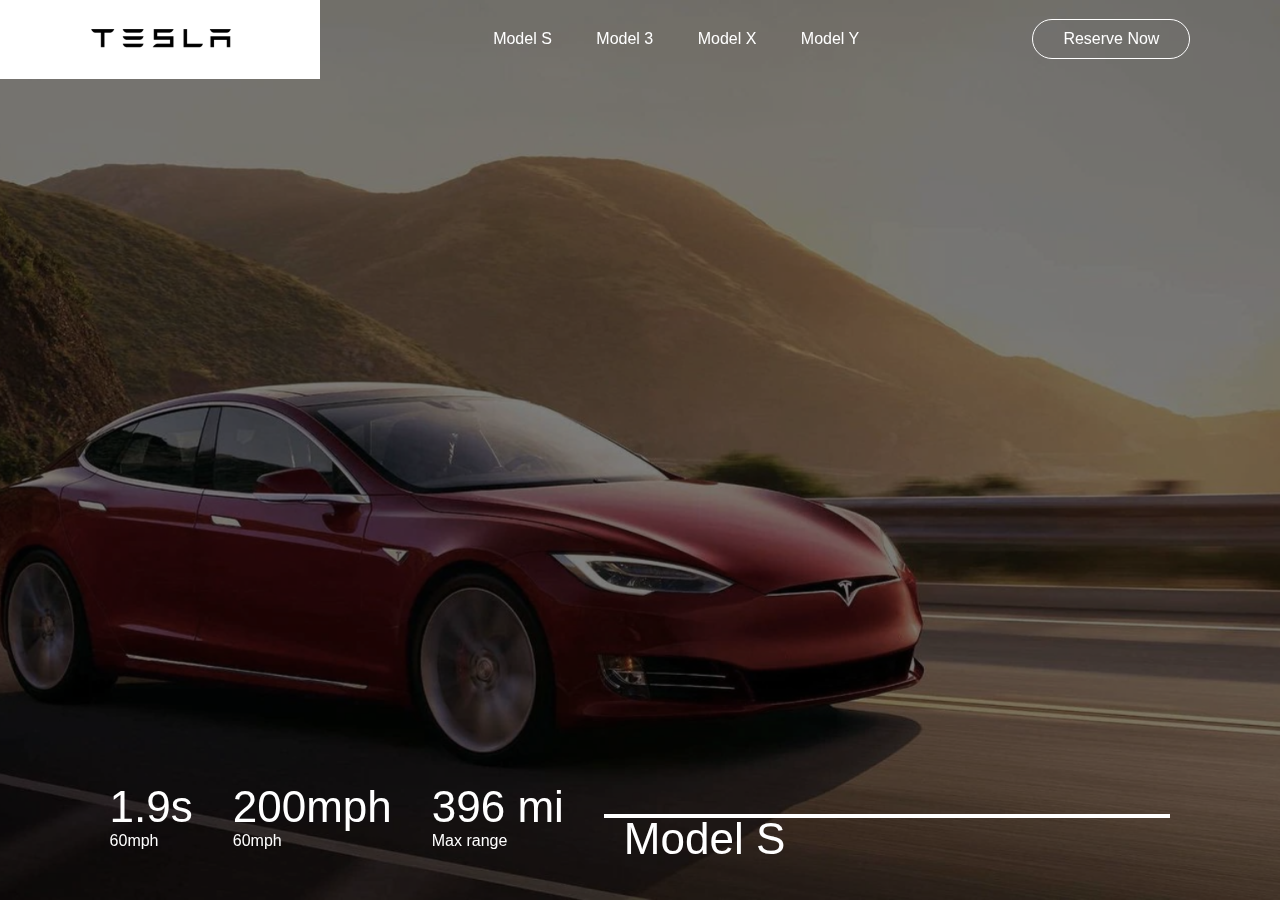
<file: index.html>
<!DOCTYPE html>
<html lang="en">
<head>
    <meta charset="UTF-8">
    <meta http-equiv="X-UA-Compatible" content="IE=edge">
    <meta name="viewport" content="width=device-width, initial-scale=1.0">
    <link rel="stylesheet" href="style.css">
    <title>Car Website Design</title>
</head>
<body>
    <div class="header" id="header">
        <nav>
            <img src="logo.png" alt="logo" class="logo">
            <ul>
                <li><a href="#" id="models">Model S</a></li>
                <li><a href="#" id="model3">Model 3</a></li>
                <li><a href="#" id="modelx">Model X</a></li>
                <li><a href="#" id="modely">Model Y</a></li>
            </ul>
            <a href="#" class="btn">Reserve Now</a>
        </nav>
        <div class="info">
            <div>
                <h2>1.9s</h2>
                <p>60mph</p>
            </div>
            <div>
                <h2>200mph</h2>
                <p>60mph</p>
            </div>
            <div>
                <h2>396 mi</h2>
                <p>Max range</p>
            </div>
            <div class="line">
                <div>
                    <h2>Model S</h2>
                </div>
            </div>
        </div>
    </div>


    <script>
        var header = document.getElementById("header");
        var ms = document.getElementById("models");
        var m3 = document.getElementById("model3");
        var mx = document.getElementById("modelx");
        var my = document.getElementById("modely");

        ms.onclick = function (){
            header.style.backgroundImage = "url (image-1.png)";
        }
        m3.onclick = function (){
            header.style.backgroundImage = "url (image-2.png)";
        }
        mx.onclick = function (){
            header.style.backgroundImage = "url (image-3.png)";
        }
        my.onclick = function (){
            header.style.backgroundImage = "url (image-4.png)";
        }
    </script>

</body>
</html>
</file>
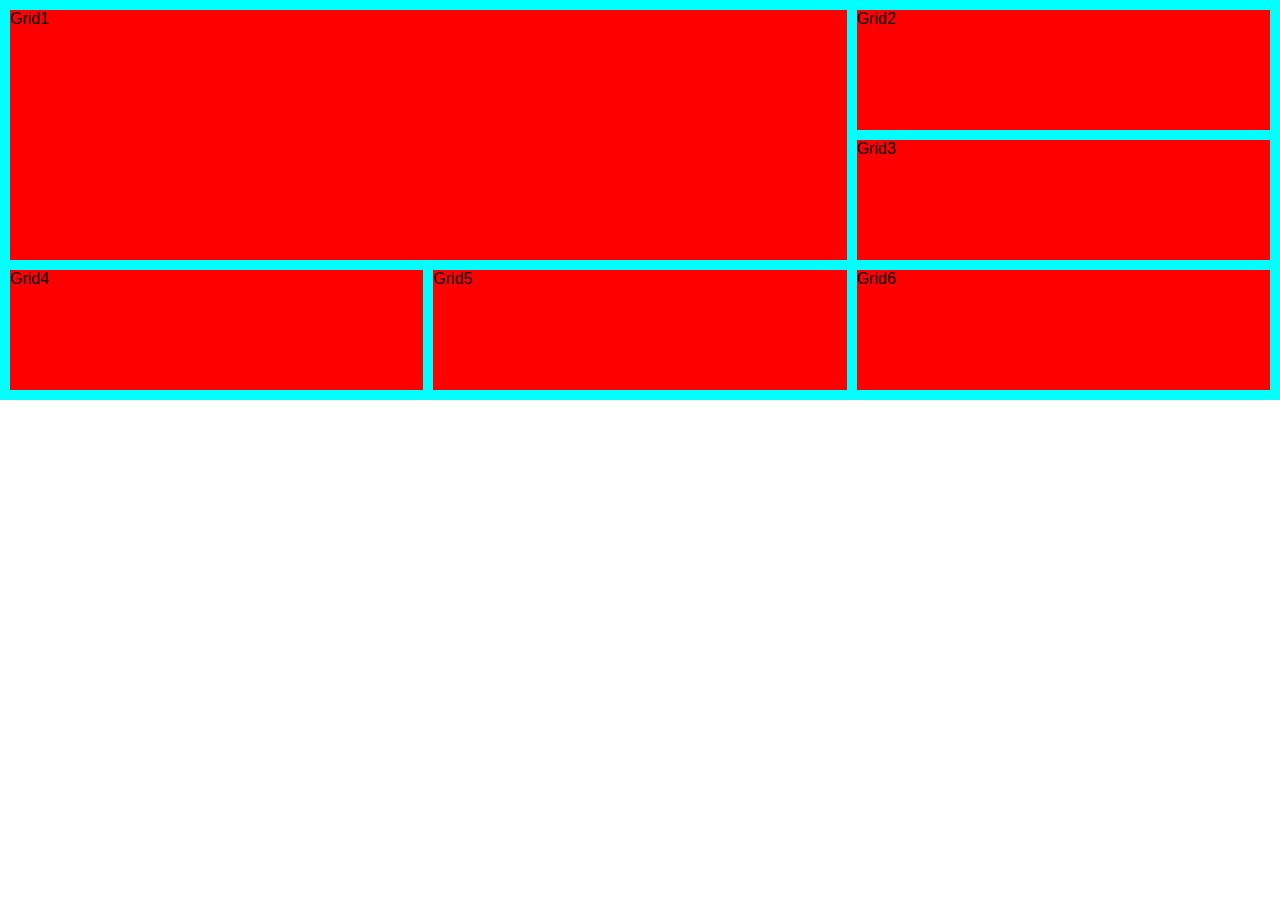
<file: box.html>
<!DOCTYPE html>
<html lang="en">
<head>
    <meta charset="UTF-8">
    <meta http-equiv="X-UA-Compatible" content="IE=edge">
    <meta name="viewport" content="width=device-width, initial-scale=1.0">
    <link rel="stylesheet" href="box.css">
    <title>GRID</title>
</head>
<body>
    <div class="grid-cont">
        <div class="grid-box grid-item">Grid1</div>
        <div class="grid-box">Grid2</div>
        <div class="grid-box">Grid3</div>
        <div class="grid-box">Grid4</div>
        <div class="grid-box">Grid5</div>
        <div class="grid-box">Grid6</div>
    </div>
</body>
</html>
</file>
<file: style.css>
* {
    margin: 0;
    padding: 0;
    box-sizing: border-box;
    font-family: sans-serif;
}
.header {
    width: 100%;
    height: 100vh;
    background-image: url(image-1.png);
    background-blend-mode: multiply ;
    background-color: rgba(0, 0, 0, 0.5);
    background-position: center;
    background-size: cover;
    padding: 0 7%;
}
nav {
    position: fixed;
    top: 0;
    left: 0;
    width: 100%;
    display: flex;
    align-items: center;
}
.logo {
    width: 320px;
    cursor: pointer;
}
nav ul {
    flex: 1;
    text-align: center;
}
nav ul li {
    display: inline-block;
    margin: 10px 20px;
}
nav ul li a {
    text-decoration: none;
    color: #fff;
}
nav .btn {
    color: #fff;
    text-decoration: none;
    border: 1px solid #fff;
    padding: 10px 30px;
    border-radius: 30px;
    margin-right: 7%;
}
.info {
    width: 100%;
    padding: 0 7%;
    display: flex;
    align-items: center;
    color: #fff;
    position: fixed;
    bottom: 50px;
    left: 0;
}
.info div {
    margin: 0 20px;
}
.info div h2 {
    font-size: 44px;
    font-weight: 400;
}
.info .line {
    flex: 1;
    background-color: #fff;
    height: 4px;
}
</file>
<file: box.css>
* {
    margin: 0;
    padding: 0;
    box-sizing: border-box;
    font-family: sans-serif;
}
.grid-cont {
    display: grid;
    height: 400px;
    padding: 10px;
    background-color: aqua;
    grid-template-columns: auto auto auto;
    grid-gap: 10px;
}
.grid-box {
    background-color: red;
    /* height: 100px; */
    /* margin: 7px; */
}
.grid-item {
    grid-column: 1/3;
    grid-row: 1/3;
}
</file>
